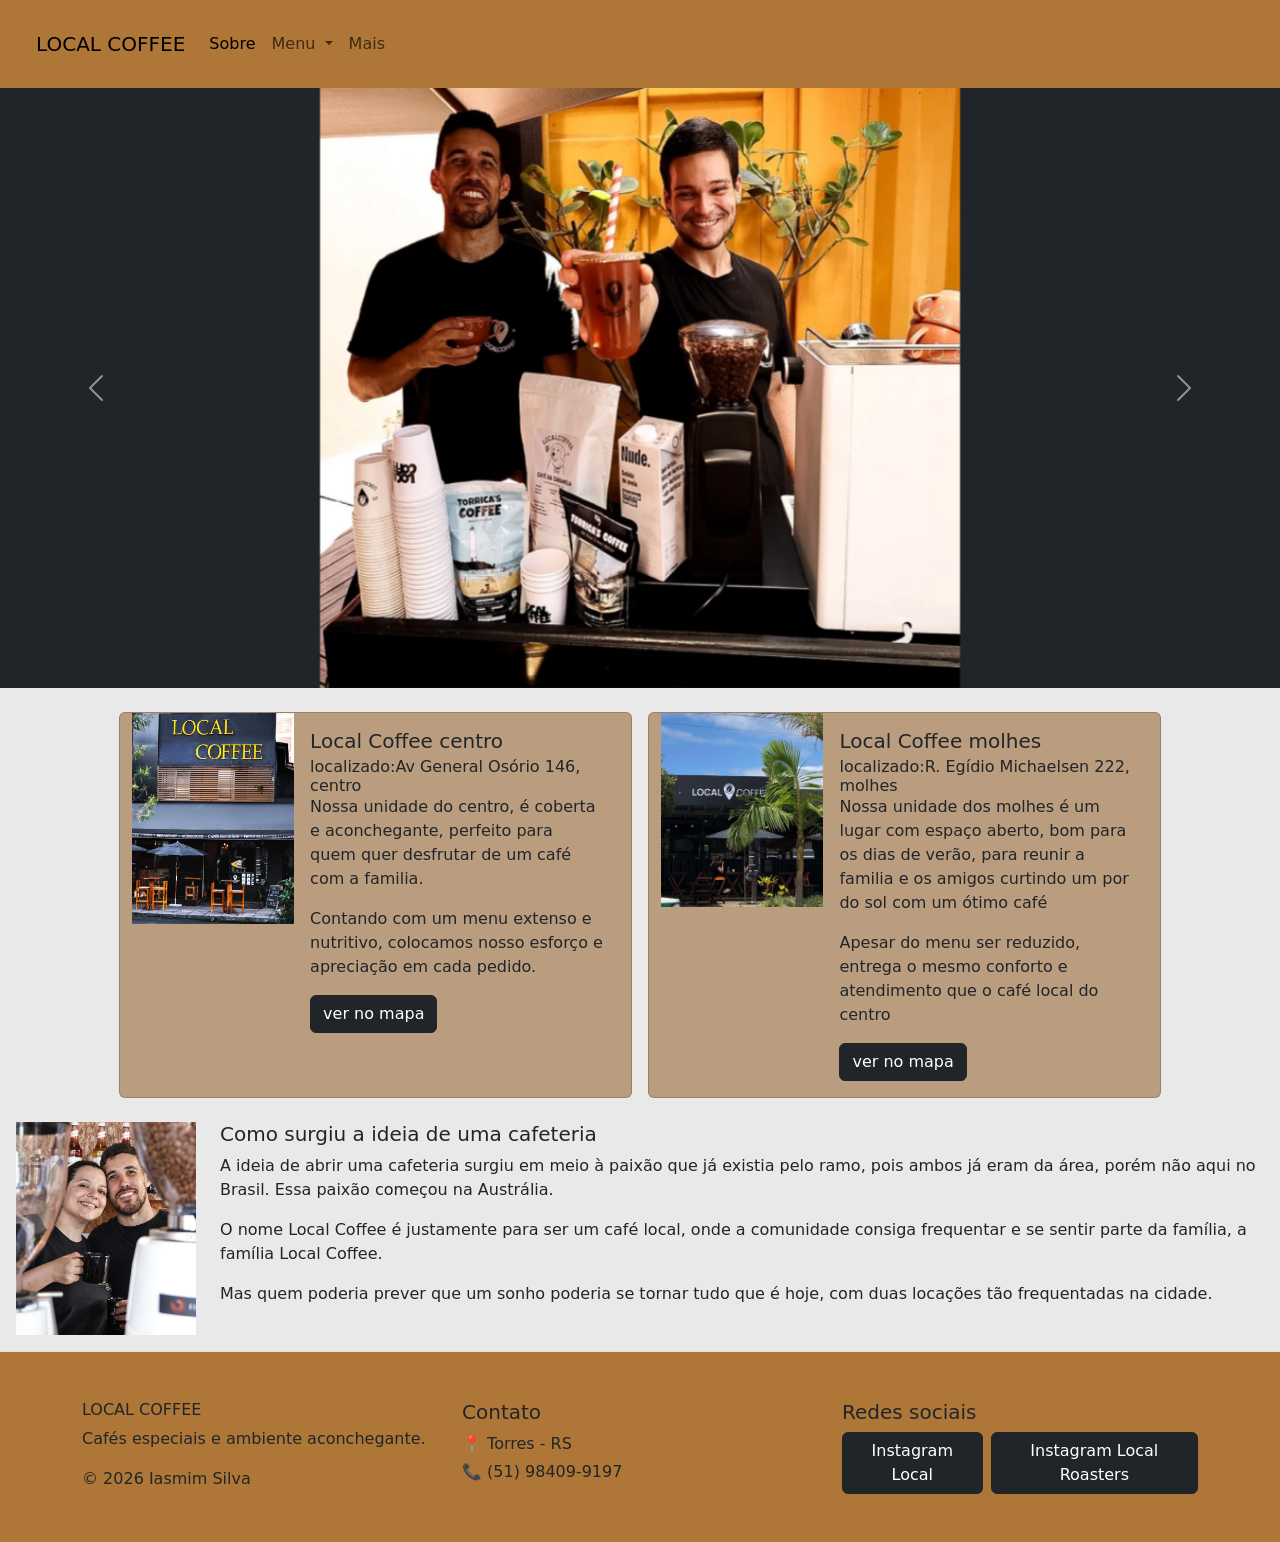
<file: index.html>
<!DOCTYPE html>
<html lang="pt-br">
<head>
    <meta charset="UTF-8">
    <meta name="viewport" content="width=device-width, initial-scale=1.0">
    <link href="https://cdn.jsdelivr.net/npm/bootstrap@5.3.8/dist/css/bootstrap.min.css" rel="stylesheet" integrity="sha384-sRIl4kxILFvY47J16cr9ZwB07vP4J8+LH7qKQnuqkuIAvNWLzeN8tE5YBujZqJLB" crossorigin="anonymous">
    <title>projeto-ap2</title>
    
    <link rel="stylesheet" href="style.css">
</head>
<body class="cordefundolightgray">
    <header>
       <nav class="navbar navbar-expand-sm p-4 cordefundocaramela">
            <div class="container-fluid">
                <a class="navbar-brand" href="">LOCAL COFFEE </a>
                <button class="navbar-toggler" type="button" data-bs-toggle="collapse" data-bs-target="#navbarNav"
                 aria-controls="navbarNav" aria-expanded="false" aria-label="Toggle navigation">
                    <span class="navbar-toggler-icon"></span>
                 </button>
                <div class="collapse navbar-collapse" id="navbarNav">
                    <ul class="navbar-nav">
                        <li class="nav-item">
                            <a class="nav-link active" aria-current="page" href="index.html">Sobre</a>
                        </li>
                        <li class="nav-item dropdown">
                            <a class="nav-link dropdown-toggle" href="menu.html" role="button" data-bs-toggle="dropdown"
                                aria-expanded="false">
                                Menu
                            </a>
                            <ul class="dropdown-menu cordefundocaramelaclaro">
                                <li><a class="dropdown-item" href="quentes.html">Cafés quentes</a></li>
                                <li><a class="dropdown-item" href="gelados.html">Cafés gelados</a></li>
            
                                <li><a class="dropdown-item" href="breakfast.html">breakfeast</a></li>
                            
                            </ul>
                        </li>
                        <li class="nav-item">
                            <a class="nav-link" href="./mais.html">Mais</a>
                        </ul>
                </div>
            </div>
        </nav>
    </header>
    <main>
        <div id="carouselExampleInterval" class="bg-dark carousel slide" data-bs-ride="carousel">
            <div class="carousel-inner ">
                <div class="carousel-item active" data-bs-interval="5000">
                    <img height="600" src="./img1_carrosel_home.png"
                        class="d-block w-50 mx-auto"  alt="...">
                </div>
                <div class="carousel-item" data-bs-interval="5000">
                    <img height="600" src="./img2_carrosel_home.png"
                        class="d-block  w-50 mx-auto" alt="...">
                </div>
                <div class="carousel-item" data-bs-interval="5000">
                    <img height="600" src="./img3_carrosel_home.png"
                        class=" d-block w-50 mx-auto " alt="...">
                </div>
            </div>
            <button class="carousel-control-prev" type="button" data-bs-target="#carouselExampleInterval"
                data-bs-slide="prev">
                <span class="carousel-control-prev-icon" aria-hidden="true"></span>
                <span class="visually-hidden">Previous</span>
            </button>
            <button class="carousel-control-next" type="button" data-bs-target="#carouselExampleInterval"
                data-bs-slide="next">
                <span class="carousel-control-next-icon" aria-hidden="true"></span>
                <span class="visually-hidden">Next</span>
            </button>
        </div>
        
        </section>
        <section>
            <div class="row m-4 gap-3 justify-content-center">
                <div class="card col-12 col-sm-12 col-lg-5  cordefundocaramelaclaro">
                    <div class="row g-0">
                        <div class="col-4">
                            <img src="./local_centro.png" alt="" class="img-fluid.rounded-start w-100 ">
                        </div>
                        <div class="col-8 ">
                            <div class="card-body ">
                                <h5 class="card-title"> Local Coffee centro</h5>
                                <h6 class="card-subtitle"> localizado:Av General Osório 146, centro</h6>
                            
                                <p class="card-text">Nossa unidade do centro, é coberta e aconchegante, perfeito para quem quer desfrutar de um café com a familia.</p>
                                <p>Contando com um menu extenso e nutritivo, colocamos nosso esforço e apreciação em cada pedido.</p>
                                <a href="https://www.google.com.br/maps/place/Local+Coffee/@-29.3368362,-49.7324115,17z/data=!3m1!4b1!4m6!3m5!1s0x952269b8af2fcbe9:0x6d1c0587bebf95e2!8m2!3d-29.3368362!4d-49.7298366!16s%2Fg%2F11qyqb3fg_?entry=ttu&g_ep=EgoyMDI2MDUyMC4wIKXMDSoASAFQAw%3D%3D" class="btn btn-dark">ver no mapa</a>
                            </div>
                        </div>
                    </div>
                </div>
                 <div class="card col-12 col-sm-12 col-lg-5 cordefundocaramelaclaro  ">
                    <div class="row g-0">
                        <div class="col-4">
                            <img src="./local_molhes.png" alt="" class="img-fluid.rounded-start w-100 ">
                        </div>
                        <div class="col-8">
                            <div class="card-body">
                                <h5 class="card-title"> Local Coffee molhes</h5>
                                <h6 class="card-subtitle"> localizado:R. Egídio Michaelsen 222, molhes</h6>
                        
                                <p class="card-text">Nossa unidade dos molhes é um lugar com espaço aberto, bom para os dias de verão, para reunir a familia e os amigos curtindo um por do sol com um ótimo café</p>
                                <p>Apesar do menu ser reduzido, entrega o mesmo conforto e atendimento que o café local do centro </p>
                                 <a href="https://www.google.com.br/maps/place/Local+Coffee+Molhes/@-29.3274113,-49.7213737,17z/data=!3m1!4b1!4m6!3m5!1s0x9522690058633ed5:0x848dbbb2406d1040!8m2!3d-29.3274113!4d-49.7187988!16s%2Fg%2F11wq6sgvcf?entry=ttu&g_ep=EgoyMDI2MDUyMC4wIKXMDSoASAFQAw%3D%3D" class="btn btn-dark">ver no mapa</a>
                          
                            </div>
                        </div>
                    </div>
                </div>
            </div>  
        </section>
        <section>
            <div class="d-flex align-items-start flex-column flex-md-row">

                <img 
                    class="img-fluid me-md-4 mb-3 ms-3 mb-md-0"
                            src="./hist_jess_lucas.png" 
                         alt=""
                         style="width: 180px;">
                <div>
                    <h5>Como surgiu a ideia de uma cafeteria</h5>

                    <p>
                        A ideia de abrir uma cafeteria surgiu em meio à paixão que já existia pelo ramo,
                        pois ambos já eram da área, porém não aqui no Brasil. Essa paixão começou na Austrália.
                    </p>

                    <p>
                        O nome Local Coffee é justamente para ser um café local, onde a comunidade consiga
                        frequentar e se sentir parte da família, a família Local Coffee.
                    </p>

                    <p>
                        Mas quem poderia prever que um sonho poderia se tornar tudo que é hoje,
                        com duas locações tão frequentadas na cidade.
                    </p>
                </div>

            </div>
        </div>

    </div>
        </section>
       

          
    </main>
     <footer class="cordefundocaramela border-top mt-3 py-5">
        <div class="container">

            <div class="row">

                <div class="col-md-4">
                    <h6>LOCAL COFFEE</h6>

                    <p>
                        Cafés especiais e ambiente aconchegante.
                    </p>
                    <p class="mb-0 text-dark">
                        © 2026 Iasmim Silva
                    </p>
                </div>

                <div class="col-md-4">
                    <h5>Contato</h5>

                    <p class="mb-1">📍 Torres - RS</p>
                    <p class="mb-1">📞 (51) 98409-9197</p>
                </div>

                <div class="col-md-4">
                    <h5>Redes sociais</h5>

                    <div class="d-flex gap-2">

                        <a href="https://www.instagram.com/localcoffeetorres/" class="btn btn-dark">
                            Instagram Local
                        </a>


                        <a href="https://www.instagram.com/localroasterstorres/" class="btn btn-dark">
                            Instagram Local Roasters
                        </a>



                    </div>
                </div>

            </div>

        </div>
    </footer>

 <script src="https://cdn.jsdelivr.net/npm/bootstrap@5.3.8/dist/js/bootstrap.bundle.min.js"></script>
</body>
</html>
</file>
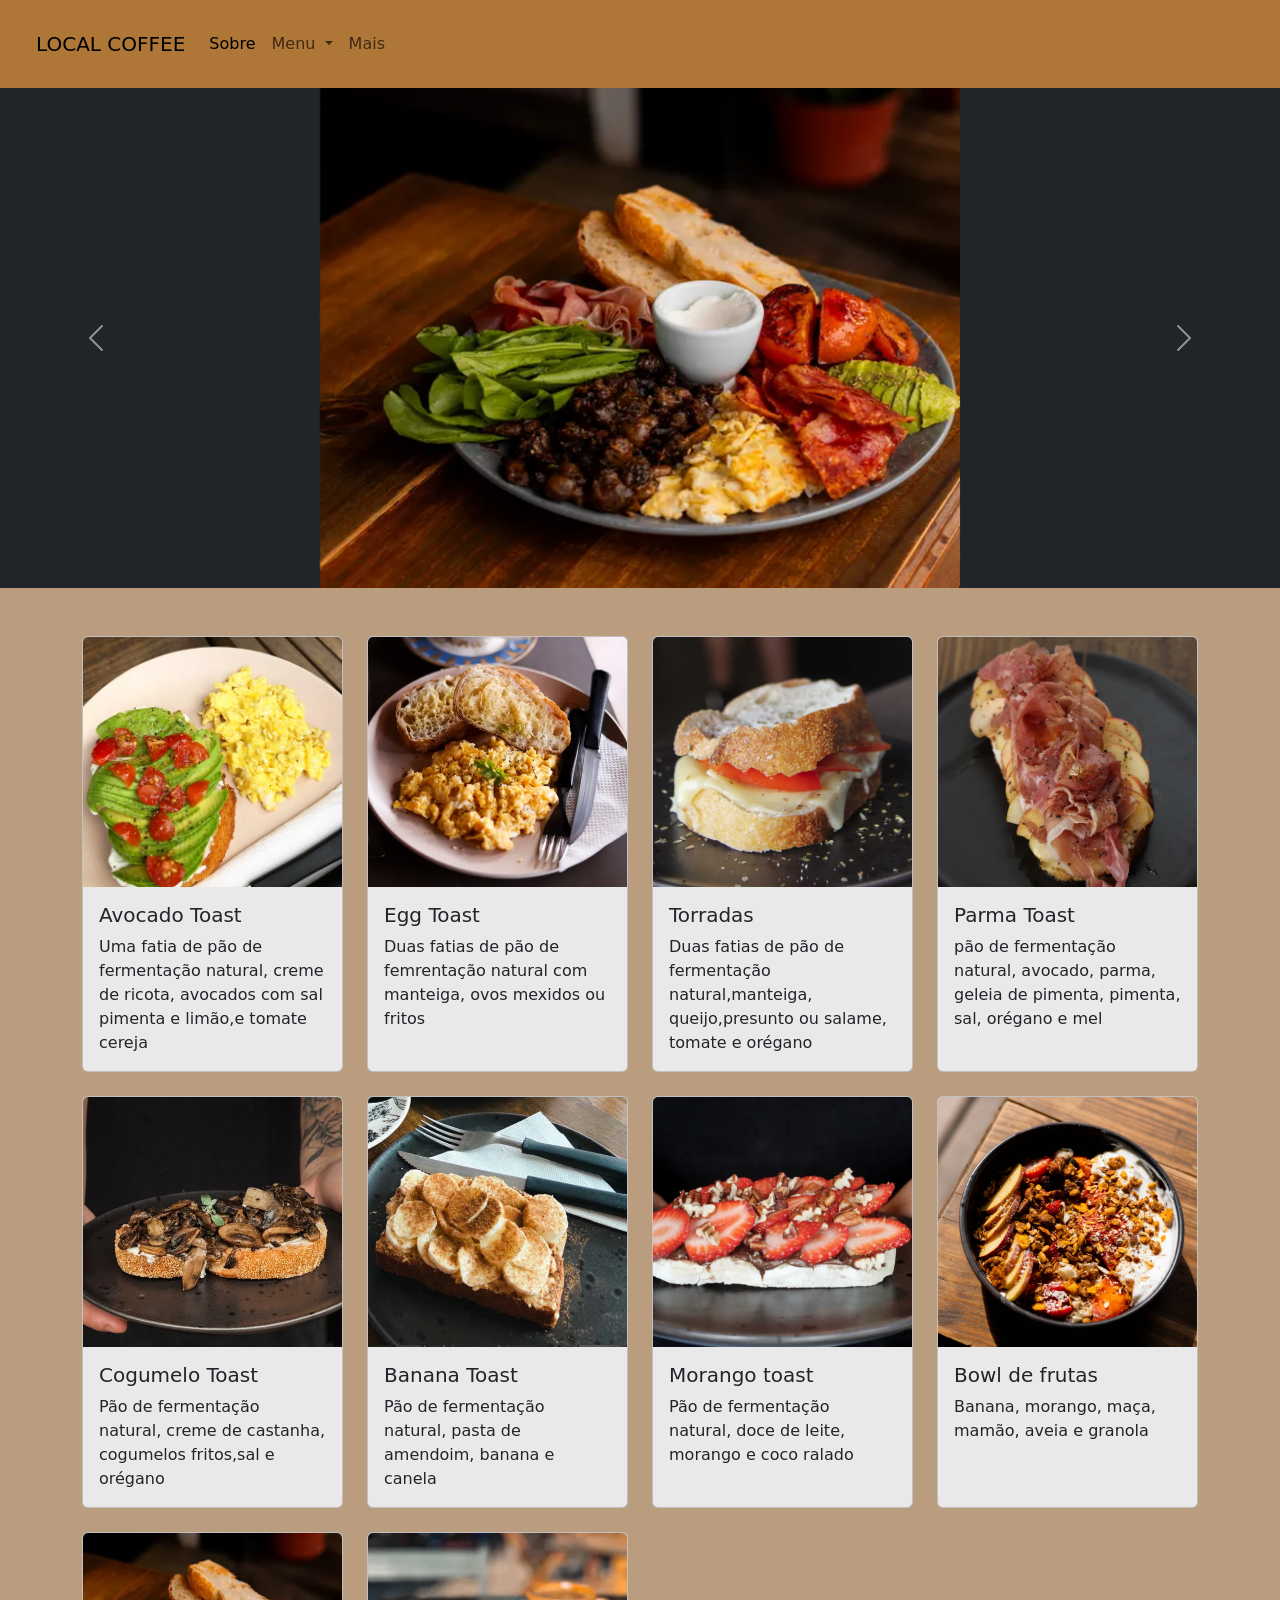
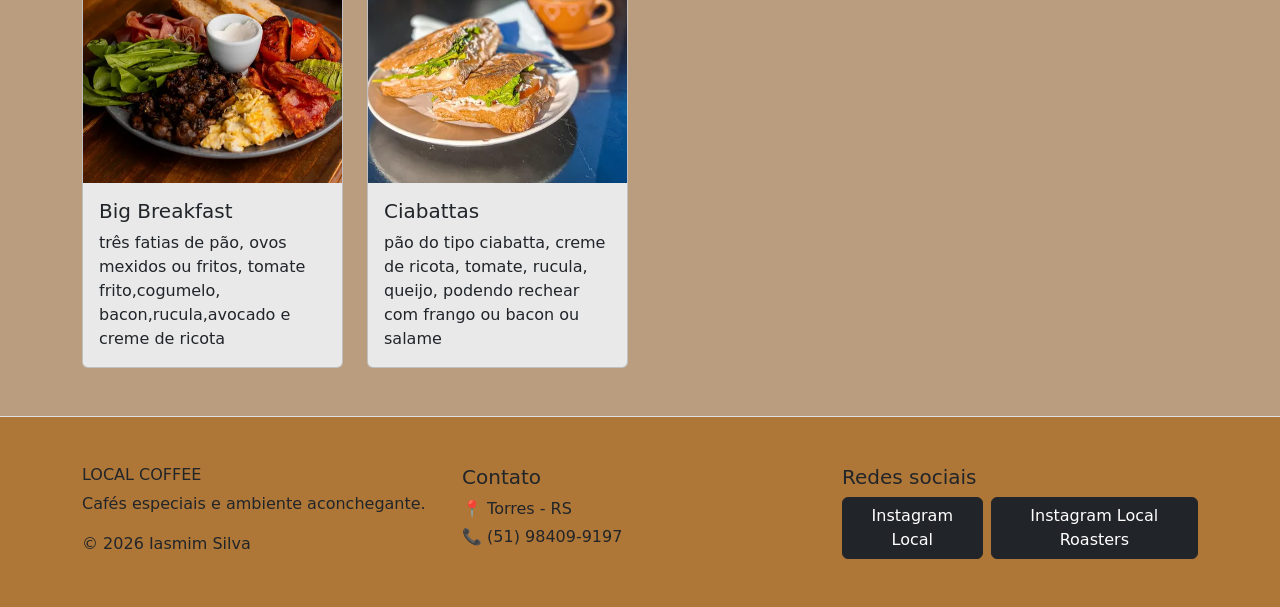
<file: breakfast.html>
<!DOCTYPE html>
<html lang="pt-br">
<head>
    <meta charset="UTF-8">
    <meta name="viewport" content="width=device-width, initial-scale=1.0">
    <link href="https://cdn.jsdelivr.net/npm/bootstrap@5.3.8/dist/css/bootstrap.min.css" rel="stylesheet" integrity="sha384-sRIl4kxILFvY47J16cr9ZwB07vP4J8+LH7qKQnuqkuIAvNWLzeN8tE5YBujZqJLB" crossorigin="anonymous">
    <title>pratos de breakfast</title>
    <link rel="stylesheet" href="style.css">
</head>
<body class="cordefundocaramelaclaro">
     <header>
       <nav class="navbar navbar-expand-sm p-4 cordefundocaramela">
            <div class="container-fluid">
                <a class="navbar-brand" href="">LOCAL COFFEE </a>
                <button class="navbar-toggler" type="button" data-bs-toggle="collapse" data-bs-target="#navbarNav"
                 aria-controls="navbarNav" aria-expanded="false" aria-label="Toggle navigation">
                    <span class="navbar-toggler-icon"></span>
                 </button>
                <div class="collapse navbar-collapse" id="navbarNav">
                    <ul class="navbar-nav">
                        <li class="nav-item">
                            <a class="nav-link active" aria-current="page" href="index.html">Sobre</a>
                        </li>
                        <li class="nav-item dropdown">
                            <a class="nav-link dropdown-toggle" href="menu.html" role="button" data-bs-toggle="dropdown"
                                aria-expanded="false">
                                Menu
                            </a>
                            <ul class="dropdown-menu cordefundocaramelaclaro">
                                <li><a class="dropdown-item" href="quentes.html">Cafés quentes</a></li>
                                <li><a class="dropdown-item" href="gelados.html">Cafés gelados</a></li>
            
                                <li><a class="dropdown-item" href="breakfast.html">breakfeast</a></li>
                            
                            </ul>
                        </li>
                        <li class="nav-item">
                            <a class="nav-link" href="mais.html">Mais</a>
                        </ul>
                </div>
            </div>
        </nav>
    </header>
        
    <main>
         <div id="carouselExampleInterval" class="bg-dark carousel slide" data-bs-ride="carousel">
            <div class="carousel-inner ">
                <div class="carousel-item active" data-bs-interval="5000">
                    <img height="500" src="./img1_carro4.png"
                        class="d-block w-50 mx-auto"  alt="...">
                </div>
                <div class="carousel-item" data-bs-interval="5000">
                    <img height="500" src="./img2_crro4.png"
                        class="d-block  w-50 mx-auto" alt="...">
                </div>
                <div class="carousel-item" data-bs-interval="5000">
                    <img height="500" src="./img3-4.png"
                        class=" d-block w-50 mx-auto " alt="...">
                </div>
            </div>
            <button class="carousel-control-prev" type="button" data-bs-target="#carouselExampleInterval"
                data-bs-slide="prev">
                <span class="carousel-control-prev-icon" aria-hidden="true"></span>
                <span class="visually-hidden">Previous</span>
            </button>
            <button class="carousel-control-next" type="button" data-bs-target="#carouselExampleInterval"
                data-bs-slide="next">
                <span class="carousel-control-next-icon" aria-hidden="true"></span>
                <span class="visually-hidden">Next</span>
            </button>
        </div>

         <section class="container my-5">
            <div class="row g-4">

                <div class="col-md-6 col-lg-3">
                    <div class="card h-100 cordefundolightgray">
                        <img src="./avocado.png" class="card-img-top card-img-top-ajuste " alt="">

                        <div class="card-body">
                            <h5 class="card-title">Avocado Toast</h5>
                            <p class="card-text">Uma fatia de pão de fermentação natural, creme de ricota, avocados com sal pimenta e limão,e tomate cereja </p>
                        </div>
                    </div>
                </div>

                <div class="col-md-6 col-lg-3">
                    <div class="card h-100 cordefundolightgray">
                        <img src="./egg.png" class="card-img-top card-img-top-ajuste " alt="">

                        <div class="card-body">
                            <h5 class="card-title">Egg Toast</h5>
                            <p class="card-text">Duas fatias de pão de femrentação natural com manteiga, ovos mexidos ou fritos</p>
                        </div>
                    </div>
                </div>

                <div class="col-md-6 col-lg-3">
                    <div class="card h-100 cordefundolightgray">
                        <img src="./torrada.png" class="card-img-top card-img-top-ajuste " alt="">

                        <div class="card-body">
                            <h5 class="card-title">Torradas</h5>
                            <p class="card-text">Duas fatias de pão de fermentação natural,manteiga, queijo,presunto ou salame, tomate e orégano</p>
                        </div>
                    </div>
                </div>

                <div class="col-md-6 col-lg-3">
                    <div class="card h-100 cordefundolightgray">
                        <img src="./parma.jpeg" class="card-img-top card-img-top-ajuste " alt="">

                        <div class="card-body">
                            <h5 class="card-title">Parma Toast</h5>
                            <p class="card-text">pão de fermentação natural, avocado, parma, geleia de pimenta, pimenta, sal, orégano e mel</p>
                        </div>
                    </div>
                </div>

                <div class="col-md-6 col-lg-3">
                    <div class="card h-100 cordefundolightgray">
                        <img src="./cogumelo.png" class="card-img-top card-img-top-ajuste " alt="">

                        <div class="card-body">
                            <h5 class="card-title">Cogumelo Toast</h5>
                            <p class="card-text">Pão de fermentação natural, creme de castanha, cogumelos fritos,sal e orégano</p>
                        </div>
                    </div>
                </div>

                <div class="col-md-6 col-lg-3">
                    <div class="card h-100 cordefundolightgray">
                        <img src="./bananatoast.png" class="card-img-top card-img-top-ajuste " alt="">

                        <div class="card-body">
                            <h5 class="card-title">Banana Toast</h5>
                            <p class="card-text">Pão de fermentação natural, pasta de amendoim, banana e canela</p>
                        </div>
                    </div>
                </div>

                <div class="col-md-6 col-lg-3">
                    <div class="card h-100 cordefundolightgray">
                        <img src="./morango.png" class="card-img-top card-img-top-ajuste " alt="">

                        <div class="card-body">
                            <h5 class="card-title">Morango toast</h5>
                            <p class="card-text">Pão de fermentação natural, doce de leite, morango e coco ralado  </p>
                        </div>
                    </div>
                </div>

                <div class="col-md-6 col-lg-3">
                    <div class="card h-100 cordefundolightgray">
                        <img src="./bowl.png" class="card-img-top card-img-top-ajuste " alt="">

                        <div class="card-body">
                            <h5 class="card-title">Bowl de frutas</h5>
                            <p class="card-text">Banana, morango, maça, mamão, aveia e granola</p>
                        </div>
                    </div>
                </div>

                <div class="col-md-6 col-lg-3">
                    <div class="card h-100 cordefundolightgray"> 
                        <img src="./bigb.png" class="card-img-top card-img-top-ajuste " alt="">

                        <div class="card-body">
                            <h5 class="card-title">Big Breakfast</h5>
                            <p class="card-text">três fatias de pão, ovos mexidos ou fritos, tomate frito,cogumelo, bacon,rucula,avocado e creme de ricota</p>
                        </div>
                    </div>
                </div>

                <div class="col-md-6 col-lg-3">
                    <div class="card h-100 cordefundolightgray">
                        <img src="./ciabatta.png" class="card-img-top card-img-top-ajuste " alt="">

                        <div class="card-body">
                            <h5 class="card-title">Ciabattas</h5>
                            <p class="card-text">pão do tipo ciabatta, creme de ricota, tomate, rucula, queijo, podendo rechear com frango ou bacon ou salame </p>
                        </div>
                    </div>
                </div>


            </div>
        </section>

    </main>
 <footer class="cordefundocaramela border-top mt-3 py-5">
        <div class="container">

            <div class="row">

                <div class="col-md-4">
                    <h6>LOCAL COFFEE</h6>

                    <p>
                        Cafés especiais e ambiente aconchegante.
                    </p>
                    <p class="mb-0 text-dark">
                        © 2026 Iasmim Silva
                    </p>
                </div>

                <div class="col-md-4">
                    <h5>Contato</h5>

                    <p class="mb-1">📍 Torres - RS</p>
                    <p class="mb-1">📞 (51) 98409-9197</p>
                </div>

                <div class="col-md-4">
                    <h5>Redes sociais</h5>

                    <div class="d-flex gap-2">

                        <a href="https://www.instagram.com/localcoffeetorres/" class="btn btn-dark">
                            Instagram Local
                        </a>


                        <a href="https://www.instagram.com/localroasterstorres/" class="btn btn-dark">
                            Instagram Local Roasters
                        </a>



                    </div>
                </div>

            </div>

        </div>
    </footer>

     <script src="https://cdn.jsdelivr.net/npm/bootstrap@5.3.8/dist/js/bootstrap.bundle.min.js"></script>

</body>
</html>
</file>
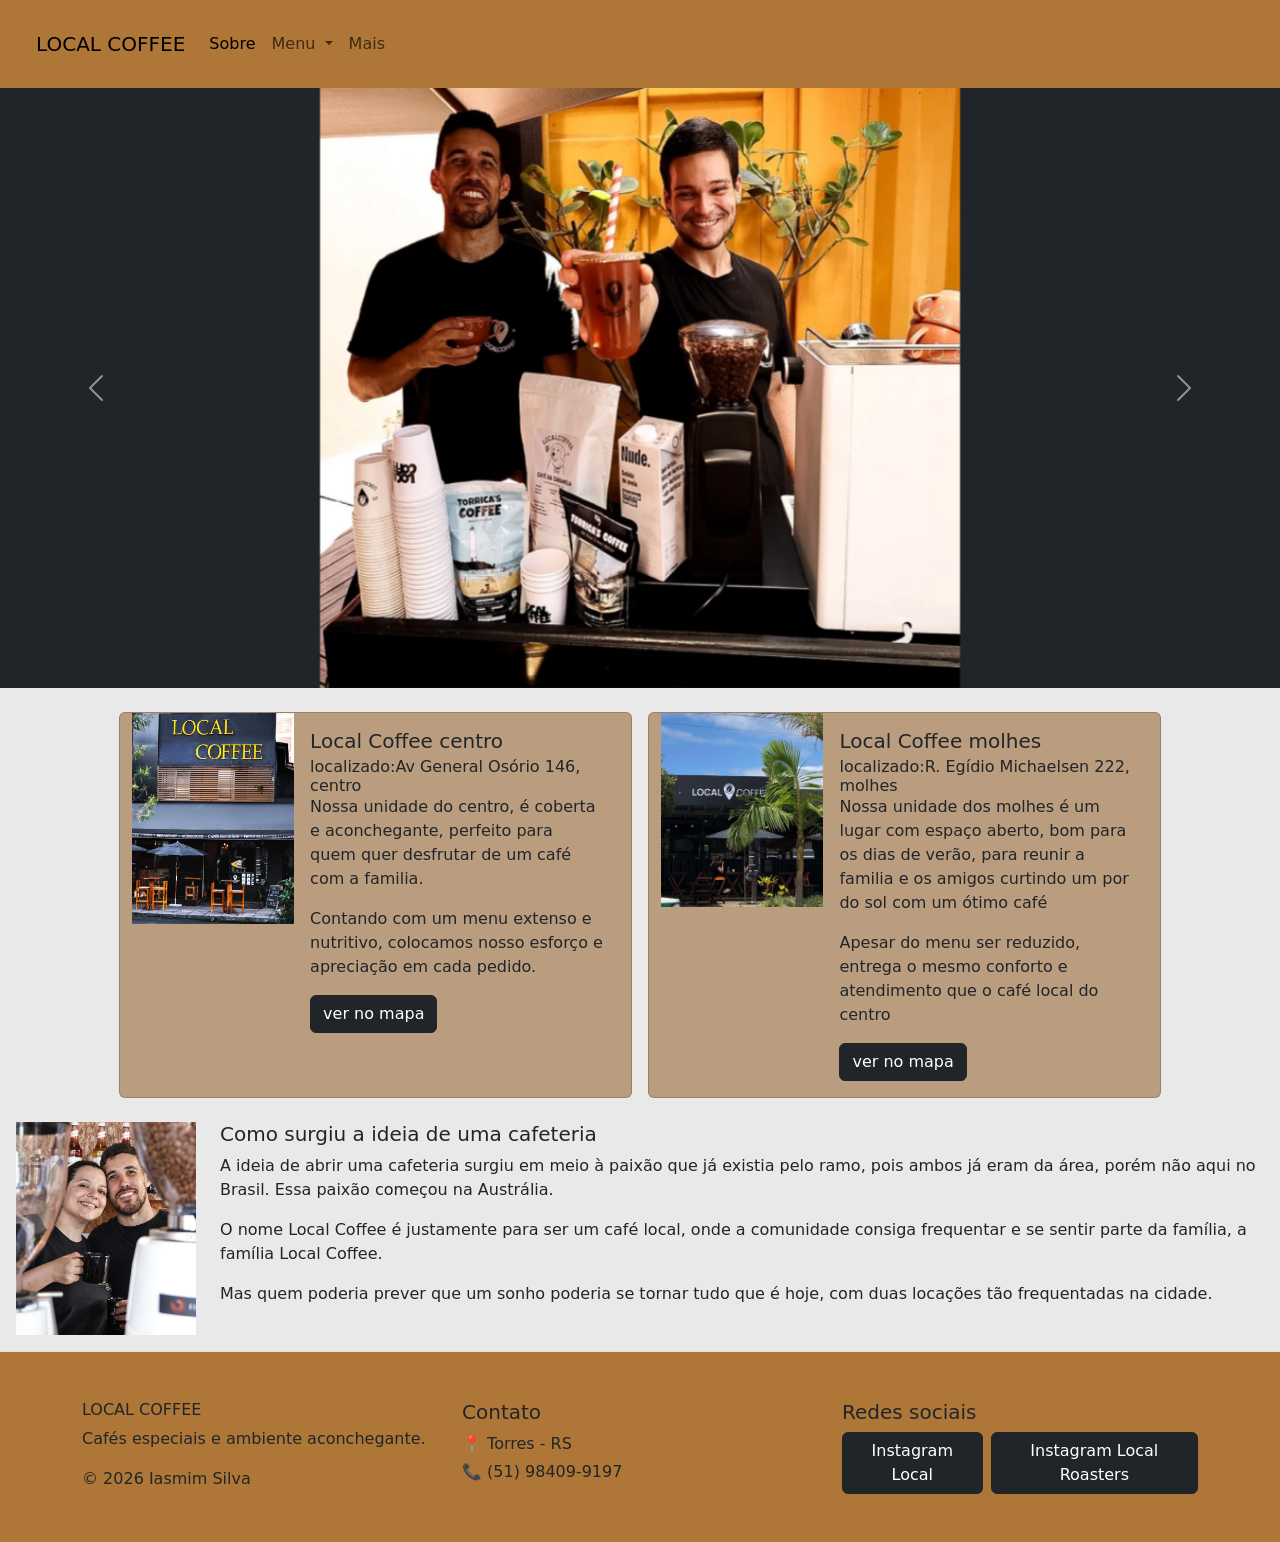
<file: home.html>
<!DOCTYPE html>
<html lang="pt-br">
<head>
    <meta charset="UTF-8">
    <meta name="viewport" content="width=device-width, initial-scale=1.0">
    <link href="https://cdn.jsdelivr.net/npm/bootstrap@5.3.8/dist/css/bootstrap.min.css" rel="stylesheet" integrity="sha384-sRIl4kxILFvY47J16cr9ZwB07vP4J8+LH7qKQnuqkuIAvNWLzeN8tE5YBujZqJLB" crossorigin="anonymous">
    <title>projeto-ap2</title>
    
    <link rel="stylesheet" href="style.css">
</head>
<body class="cordefundolightgray">
    <header>
       <nav class="navbar navbar-expand-sm p-4 cordefundocaramela">
            <div class="container-fluid">
                <a class="navbar-brand" href="">LOCAL COFFEE </a>
                <button class="navbar-toggler" type="button" data-bs-toggle="collapse" data-bs-target="#navbarNav"
                 aria-controls="navbarNav" aria-expanded="false" aria-label="Toggle navigation">
                    <span class="navbar-toggler-icon"></span>
                 </button>
                <div class="collapse navbar-collapse" id="navbarNav">
                    <ul class="navbar-nav">
                        <li class="nav-item">
                            <a class="nav-link active" aria-current="page" href="home.html">Sobre</a>
                        </li>
                        <li class="nav-item dropdown">
                            <a class="nav-link dropdown-toggle" href="menu.html" role="button" data-bs-toggle="dropdown"
                                aria-expanded="false">
                                Menu
                            </a>
                            <ul class="dropdown-menu cordefundocaramelaclaro">
                                <li><a class="dropdown-item" href="quentes.html">Cafés quentes</a></li>
                                <li><a class="dropdown-item" href="gelados.html">Cafés gelados</a></li>
            
                                <li><a class="dropdown-item" href="breakfast.html">breakfeast</a></li>
                            
                            </ul>
                        </li>
                        <li class="nav-item">
                            <a class="nav-link" href="./mais.html">Mais</a>
                        </ul>
                </div>
            </div>
        </nav>
    </header>
    <main>
        <div id="carouselExampleInterval" class="bg-dark carousel slide" data-bs-ride="carousel">
            <div class="carousel-inner ">
                <div class="carousel-item active" data-bs-interval="5000">
                    <img height="600" src="./img1_carrosel_home.png"
                        class="d-block w-50 mx-auto"  alt="...">
                </div>
                <div class="carousel-item" data-bs-interval="5000">
                    <img height="600" src="./img2_carrosel_home.png"
                        class="d-block  w-50 mx-auto" alt="...">
                </div>
                <div class="carousel-item" data-bs-interval="5000">
                    <img height="600" src="./img3_carrosel_home.png"
                        class=" d-block w-50 mx-auto " alt="...">
                </div>
            </div>
            <button class="carousel-control-prev" type="button" data-bs-target="#carouselExampleInterval"
                data-bs-slide="prev">
                <span class="carousel-control-prev-icon" aria-hidden="true"></span>
                <span class="visually-hidden">Previous</span>
            </button>
            <button class="carousel-control-next" type="button" data-bs-target="#carouselExampleInterval"
                data-bs-slide="next">
                <span class="carousel-control-next-icon" aria-hidden="true"></span>
                <span class="visually-hidden">Next</span>
            </button>
        </div>
        
        </section>
        <section>
            <div class="row m-4 gap-3 justify-content-center">
                <div class="card col-12 col-sm-12 col-lg-5  cordefundocaramelaclaro">
                    <div class="row g-0">
                        <div class="col-4">
                            <img src="./local_centro.png" alt="" class="img-fluid.rounded-start w-100 ">
                        </div>
                        <div class="col-8 ">
                            <div class="card-body ">
                                <h5 class="card-title"> Local Coffee centro</h5>
                                <h6 class="card-subtitle"> localizado:Av General Osório 146, centro</h6>
                            
                                <p class="card-text">Nossa unidade do centro, é coberta e aconchegante, perfeito para quem quer desfrutar de um café com a familia.</p>
                                <p>Contando com um menu extenso e nutritivo, colocamos nosso esforço e apreciação em cada pedido.</p>
                                <a href="https://www.google.com.br/maps/place/Local+Coffee/@-29.3368362,-49.7324115,17z/data=!3m1!4b1!4m6!3m5!1s0x952269b8af2fcbe9:0x6d1c0587bebf95e2!8m2!3d-29.3368362!4d-49.7298366!16s%2Fg%2F11qyqb3fg_?entry=ttu&g_ep=EgoyMDI2MDUyMC4wIKXMDSoASAFQAw%3D%3D" class="btn btn-dark">ver no mapa</a>
                            </div>
                        </div>
                    </div>
                </div>
                 <div class="card col-12 col-sm-12 col-lg-5 cordefundocaramelaclaro  ">
                    <div class="row g-0">
                        <div class="col-4">
                            <img src="./local_molhes.png" alt="" class="img-fluid.rounded-start w-100 ">
                        </div>
                        <div class="col-8">
                            <div class="card-body">
                                <h5 class="card-title"> Local Coffee molhes</h5>
                                <h6 class="card-subtitle"> localizado:R. Egídio Michaelsen 222, molhes</h6>
                        
                                <p class="card-text">Nossa unidade dos molhes é um lugar com espaço aberto, bom para os dias de verão, para reunir a familia e os amigos curtindo um por do sol com um ótimo café</p>
                                <p>Apesar do menu ser reduzido, entrega o mesmo conforto e atendimento que o café local do centro </p>
                                 <a href="https://www.google.com.br/maps/place/Local+Coffee+Molhes/@-29.3274113,-49.7213737,17z/data=!3m1!4b1!4m6!3m5!1s0x9522690058633ed5:0x848dbbb2406d1040!8m2!3d-29.3274113!4d-49.7187988!16s%2Fg%2F11wq6sgvcf?entry=ttu&g_ep=EgoyMDI2MDUyMC4wIKXMDSoASAFQAw%3D%3D" class="btn btn-dark">ver no mapa</a>
                          
                            </div>
                        </div>
                    </div>
                </div>
            </div>  
        </section>
        <section>
            <div class="d-flex align-items-start flex-column flex-md-row">

                <img 
                    class="img-fluid me-md-4 mb-3 ms-3 mb-md-0"
                            src="./hist_jess_lucas.png" 
                         alt=""
                         style="width: 180px;">
                <div>
                    <h5>Como surgiu a ideia de uma cafeteria</h5>

                    <p>
                        A ideia de abrir uma cafeteria surgiu em meio à paixão que já existia pelo ramo,
                        pois ambos já eram da área, porém não aqui no Brasil. Essa paixão começou na Austrália.
                    </p>

                    <p>
                        O nome Local Coffee é justamente para ser um café local, onde a comunidade consiga
                        frequentar e se sentir parte da família, a família Local Coffee.
                    </p>

                    <p>
                        Mas quem poderia prever que um sonho poderia se tornar tudo que é hoje,
                        com duas locações tão frequentadas na cidade.
                    </p>
                </div>

            </div>
        </div>

    </div>
        </section>
       

          
    </main>
     <footer class="cordefundocaramela border-top mt-3 py-5">
        <div class="container">

            <div class="row">

                <div class="col-md-4">
                    <h6>LOCAL COFFEE</h6>

                    <p>
                        Cafés especiais e ambiente aconchegante.
                    </p>
                    <p class="mb-0 text-dark">
                        © 2026 Iasmim Silva
                    </p>
                </div>

                <div class="col-md-4">
                    <h5>Contato</h5>

                    <p class="mb-1">📍 Torres - RS</p>
                    <p class="mb-1">📞 (51) 98409-9197</p>
                </div>

                <div class="col-md-4">
                    <h5>Redes sociais</h5>

                    <div class="d-flex gap-2">

                        <a href="https://www.instagram.com/localcoffeetorres/" class="btn btn-dark">
                            Instagram Local
                        </a>


                        <a href="https://www.instagram.com/localroasterstorres/" class="btn btn-dark">
                            Instagram Local Roasters
                        </a>



                    </div>
                </div>

            </div>

        </div>
    </footer>

 <script src="https://cdn.jsdelivr.net/npm/bootstrap@5.3.8/dist/js/bootstrap.bundle.min.js"></script>
</body>
</html>
</file>
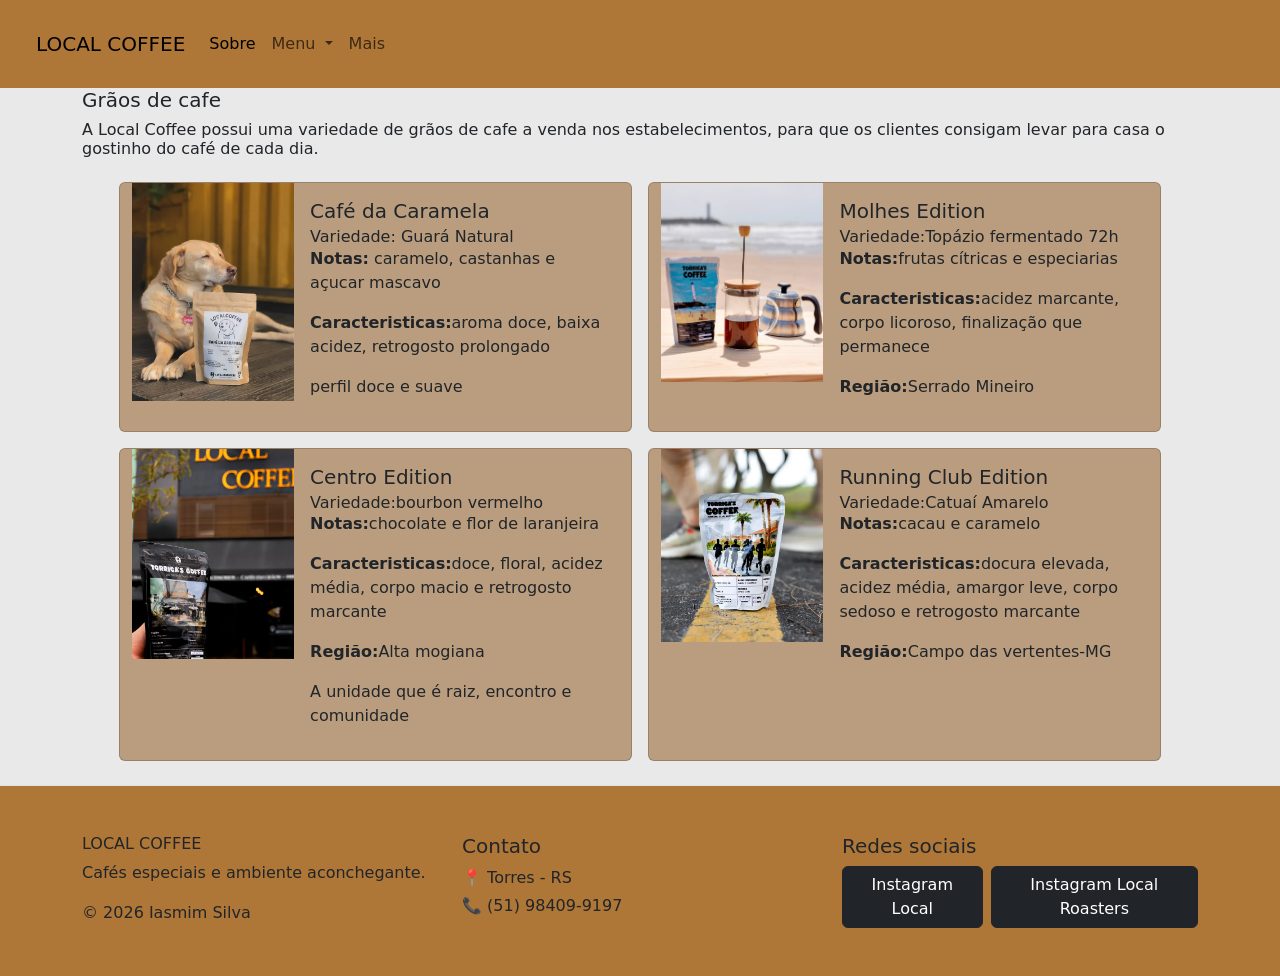
<file: mais.html>
<!DOCTYPE html>
<html lang="pt-br">

<head>
    <meta charset="UTF-8">
    <meta name="viewport" content="width=device-width, initial-scale=1.0">
    <link href="https://cdn.jsdelivr.net/npm/bootstrap@5.3.8/dist/css/bootstrap.min.css" rel="stylesheet"
        integrity="sha384-sRIl4kxILFvY47J16cr9ZwB07vP4J8+LH7qKQnuqkuIAvNWLzeN8tE5YBujZqJLB" crossorigin="anonymous">
    <title>Document</title>
    <link rel="stylesheet" href="style.css">
</head>

<body class="cordefundolightgray">
    <header>
        <nav class="navbar navbar-expand-sm p-4 cordefundocaramela">
            <div class="container-fluid">
                <a class="navbar-brand" href="">LOCAL COFFEE </a>
                <button class="navbar-toggler" type="button" data-bs-toggle="collapse" data-bs-target="#navbarNav"
                    aria-controls="navbarNav" aria-expanded="false" aria-label="Toggle navigation">
                    <span class="navbar-toggler-icon"></span>
                </button>
                <div class="collapse navbar-collapse" id="navbarNav">
                    <ul class="navbar-nav">
                        <li class="nav-item">
                            <a class="nav-link active" aria-current="page" href="index.html">Sobre</a>
                        </li>
                        <li class="nav-item dropdown">
                            <a class="nav-link dropdown-toggle" href="menu.html" role="button" data-bs-toggle="dropdown"
                                aria-expanded="false">
                                Menu
                            </a>
                            <ul class="dropdown-menu cordefundocaramelaclaro">
                                <li><a class="dropdown-item" href="quentes.html">Cafés quentes</a></li>
                                <li><a class="dropdown-item" href="gelados.html">Cafés gelados</a></li>

                                <li><a class="dropdown-item" href="breakfast.html">breakfeast</a></li>

                            </ul>
                        </li>
                        <li class="nav-item">
                            <a class="nav-link" href="mais.html">Mais</a>
                    </ul>
                </div>
            </div>
        </nav>
    </header>
    <main>
        <section>
            <div class="container">
                <div>
                    <h5>Grãos de cafe</h5>
                    <h6>A Local Coffee possui uma variedade de grãos de cafe a venda nos estabelecimentos, para que os
                        clientes consigam levar para casa o gostinho do café de cada dia.</h6>

                </div>
            </div>
        </section>
        <section>

            <div class="row m-4 gap-3 justify-content-center">
                <div class="card col-12 col-sm-12 col-lg-5  cordefundocaramelaclaro">
                    <div class="row g-0">
                        <div class="col-4">
                            <img src="./cafecaramela.png" alt="" class="img-fluid.rounded-start w-100 ">
                        </div>
                        <div class="col-8 ">
                            <div class="card-body ">
                                <h5 class="card-title">Café da Caramela</h5>
                                <h6 class="card-subtitle"> Variedade: Guará Natural</h6>
                                <p class="card-text"><b>Notas:</b> caramelo, castanhas e açucar mascavo</p>
                                <p><b>Caracteristicas:</b>aroma doce, baixa acidez, retrogosto prolongado</p>
                                <p>perfil doce e suave</p>
                            </div>
                        </div>
                    </div>
                </div>
                <div class="card col-12 col-sm-12 col-lg-5 cordefundocaramelaclaro  ">
                    <div class="row g-0">
                        <div class="col-4">
                            <img src="./coffemolhes.png" alt="" class="img-fluid.rounded-start w-100 ">
                        </div>
                        <div class="col-8">
                            <div class="card-body">
                                <h5 class="card-title">Molhes Edition</h5>
                                <h6 class="card-subtitle">Variedade:Topázio fermentado 72h</h6>
                                <p class="card-text"><B>Notas:</B>frutas cítricas e especiarias </p>
                                <p><b>Caracteristicas:</b>acidez marcante, corpo licoroso, finalização que permanece</p>
                                <p><b>Região:</b>Serrado Mineiro </p>
                            </div>
                        </div>

                    </div>
                </div>
                <div class="card col-12 col-sm-12 col-lg-5 cordefundocaramelaclaro  ">
                    <div class="row g-0">
                        <div class="col-4">
                            <img src="./centro_edition.png" alt="" class="img-fluid.rounded-start w-100 ">
                        </div>
                        <div class="col-8">
                            <div class="card-body">
                                <h5 class="card-title">Centro Edition</h5>
                                <h6 class="card-subtitle">Variedade:bourbon vermelho</h6>
                                <p class="card-text"><B>Notas:</B>chocolate e flor de laranjeira </p>
                                <p><b>Caracteristicas:</b>doce, floral, acidez média, corpo macio e retrogosto marcante
                                </p>
                                <p><b>Região:</b>Alta mogiana</p>
                                <p>A unidade que é raiz, encontro e comunidade</p>
                            </div>
                        </div>

                    </div>
                </div>
                <div class="card col-12 col-sm-12 col-lg-5 cordefundocaramelaclaro  ">
                    <div class="row g-0">
                        <div class="col-4">
                            <img src="./runingetd.png" alt="" class="img-fluid.rounded-start w-100 ">
                        </div>
                        <div class="col-8">
                            <div class="card-body">
                                <h5 class="card-title">Running Club Edition</h5>
                                <h6 class="card-subtitle">Variedade:Catuaí Amarelo</h6>
                                <p class="card-text"><B>Notas:</B>cacau e caramelo </p>
                                <p><b>Caracteristicas:</b>docura elevada, acidez média, amargor leve, corpo sedoso e
                                    retrogosto marcante</p>
                                <p><b>Região:</b>Campo das vertentes-MG</p>
                            </div>
                        </div>

                    </div>
                </div>
            </div>


        </section>

    </main>
    <footer class="cordefundocaramela border-top mt-3 py-5">
        <div class="container">

            <div class="row">

                <div class="col-md-4">
                    <h6>LOCAL COFFEE</h6>

                    <p>
                        Cafés especiais e ambiente aconchegante.
                    </p>
                    <p class="mb-0 text-dark">
                        © 2026 Iasmim Silva
                    </p>
                </div>

                <div class="col-md-4">
                    <h5>Contato</h5>

                    <p class="mb-1">📍 Torres - RS</p>
                    <p class="mb-1">📞 (51) 98409-9197</p>
                </div>

                <div class="col-md-4">
                    <h5>Redes sociais</h5>

                    <div class="d-flex gap-2">

                        <a href="https://www.instagram.com/localcoffeetorres/" class="btn btn-dark">
                            Instagram Local
                        </a>


                        <a href="https://www.instagram.com/localroasterstorres/" class="btn btn-dark">
                            Instagram Local Roasters
                        </a>



                    </div>
                </div>

            </div>

        </div>
    </footer>


    <script src="https://cdn.jsdelivr.net/npm/bootstrap@5.3.8/dist/js/bootstrap.bundle.min.js"></script>

</body>

</html>
</file>
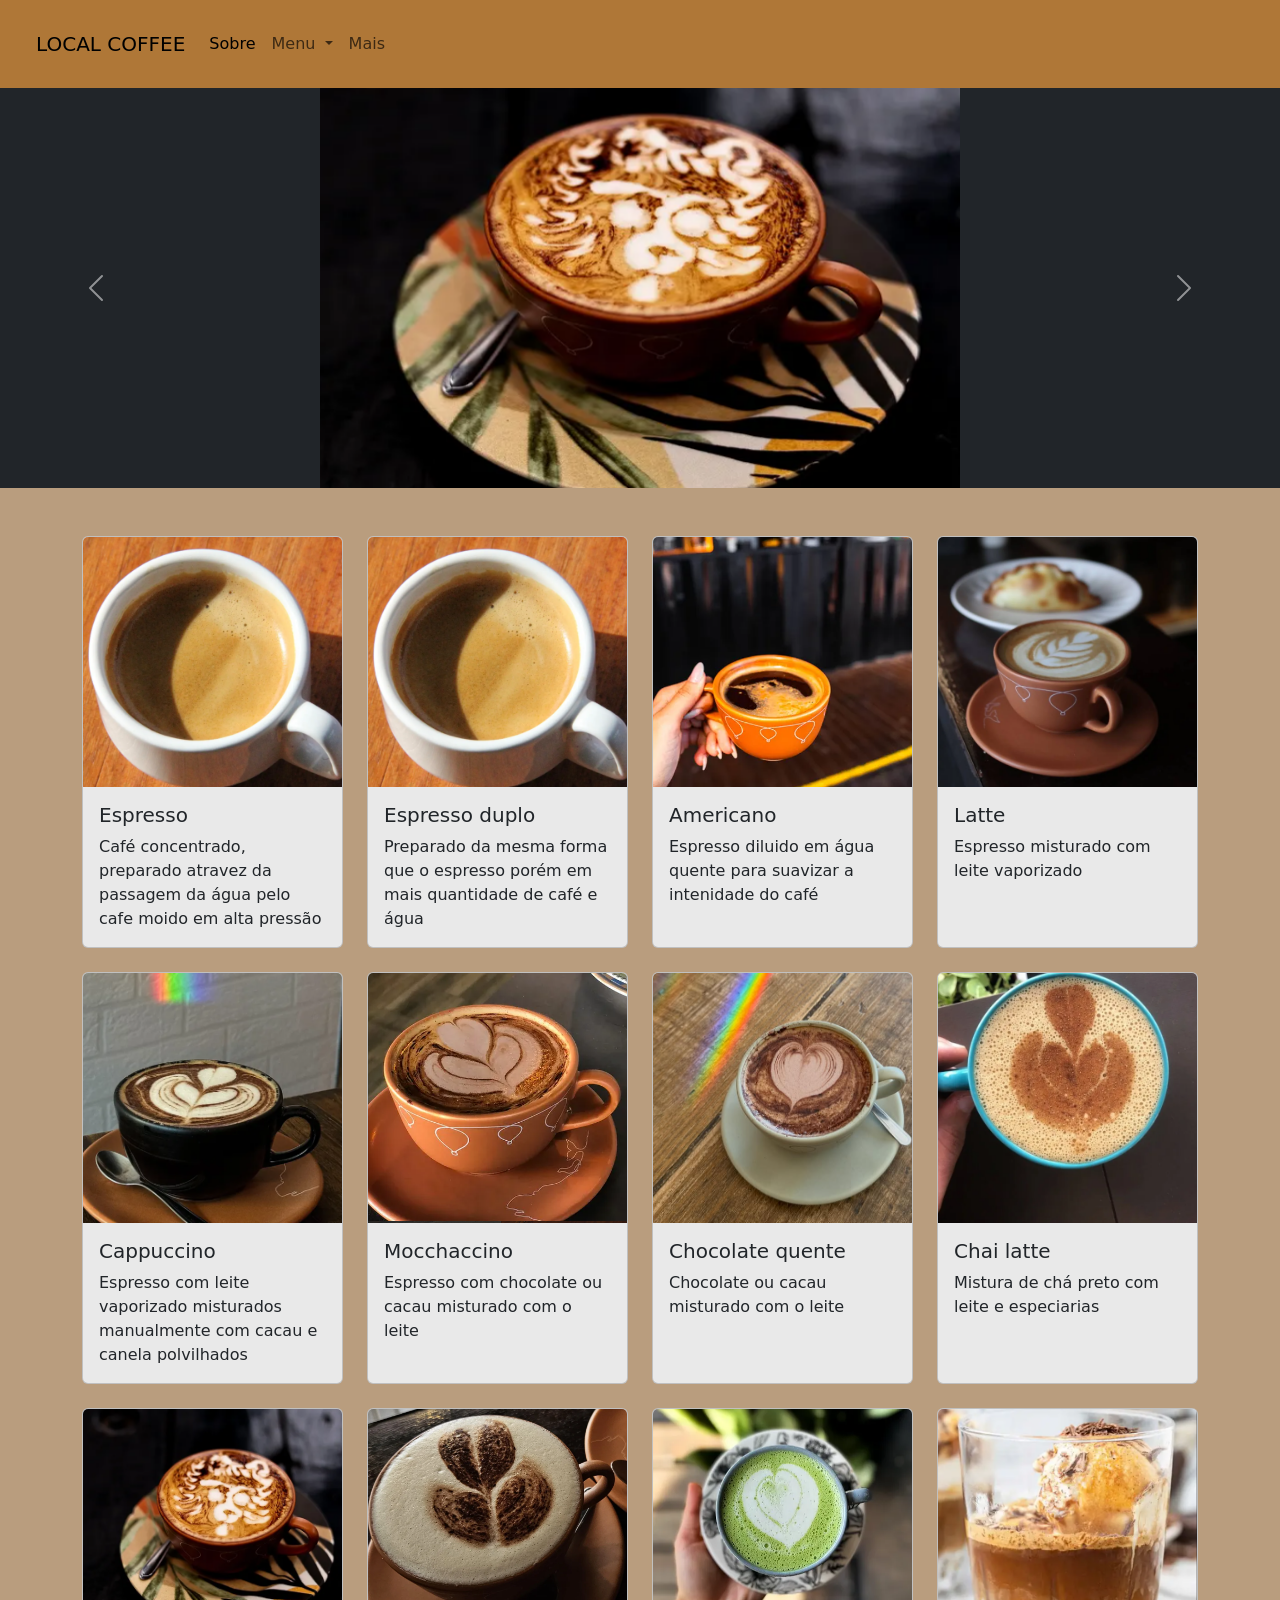
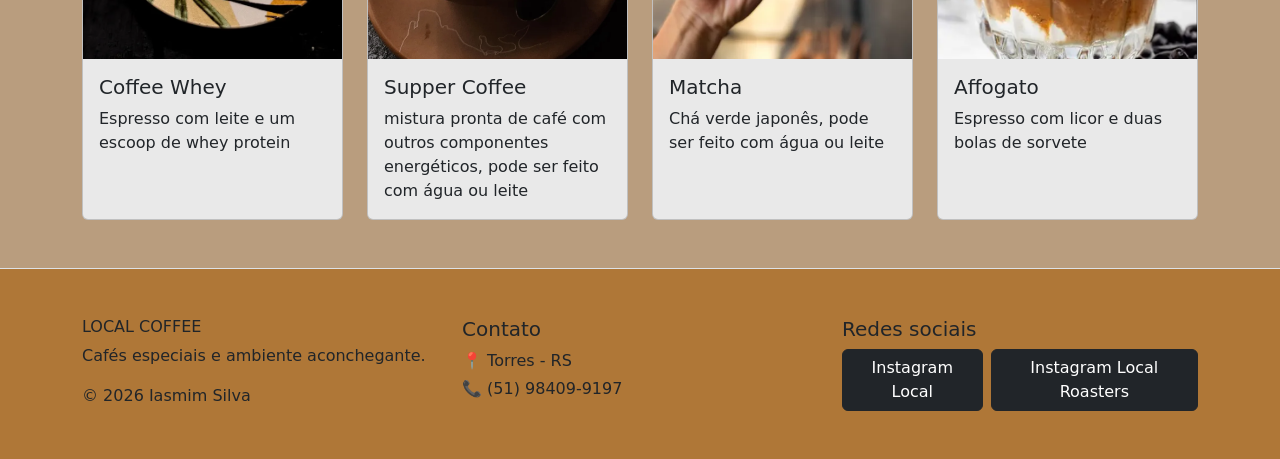
<file: quentes.html>
<!DOCTYPE html>
<html lang="pt-br">

<head>
    <meta charset="UTF-8">
    <meta name="viewport" content="width=device-width, initial-scale=1.0">
    <link href="https://cdn.jsdelivr.net/npm/bootstrap@5.3.8/dist/css/bootstrap.min.css" rel="stylesheet"
        integrity="sha384-sRIl4kxILFvY47J16cr9ZwB07vP4J8+LH7qKQnuqkuIAvNWLzeN8tE5YBujZqJLB" crossorigin="anonymous">
    <title>cafés quentes</title>
    <link rel="stylesheet" href="style.css">
</head>

<body class="cordefundocaramelaclaro">
    <header>
        <nav class="navbar navbar-expand-sm p-4 cordefundocaramela">
            <div class="container-fluid">
                <a class="navbar-brand" href="">LOCAL COFFEE </a>
                <button class="navbar-toggler" type="button" data-bs-toggle="collapse" data-bs-target="#navbarNav"
                    aria-controls="navbarNav" aria-expanded="false" aria-label="Toggle navigation">
                    <span class="navbar-toggler-icon"></span>
                </button>
                <div class="collapse navbar-collapse" id="navbarNav">
                    <ul class="navbar-nav">
                        <li class="nav-item">
                            <a class="nav-link active" aria-current="page" href="index.html">Sobre</a>
                        </li>
                        <li class="nav-item dropdown">
                            <a class="nav-link dropdown-toggle" href="menu.html" role="button" data-bs-toggle="dropdown"
                                aria-expanded="false">
                                Menu
                            </a>
                            <ul class="dropdown-menu cordefundocaramelaclaro">
                                <li><a class="dropdown-item" href="quentes.html">Cafés quentes</a></li>
                                <li><a class="dropdown-item" href="gelados.html">Cafés gelados</a></li>

                                <li><a class="dropdown-item" href="breakfast.html">breakfeast</a></li>

                            </ul>
                        </li>
                        <li class="nav-item">
                            <a class="nav-link" href="mais.html">Mais</a>
                    </ul>
                </div>
            </div>
        </nav>
    </header>

    <main>
        <div id="carouselExampleInterval" class="bg-dark carousel slide" data-bs-ride="carousel">
            <div class="carousel-inner ">
                <div class="carousel-item active" data-bs-interval="5000">
                    <img height="400" src="./img1_carrossel2.png" class="d-block w-50 mx-auto"
                        alt="...">
                </div>
                <div class="carousel-item" data-bs-interval="5000">
                    <img height="400" src="./img2_carrosel2.png" class="d-block  w-50 mx-auto"
                        alt="...">
                </div>
                <div class="carousel-item" data-bs-interval="5000">
                    <img height="400" src="./img3_carrosel2.png" class=" d-block w-50 mx-auto "
                        alt="...">
                </div>
            </div>
            <button class="carousel-control-prev" type="button" data-bs-target="#carouselExampleInterval"
                data-bs-slide="prev">
                <span class="carousel-control-prev-icon" aria-hidden="true"></span>
                <span class="visually-hidden">Previous</span>
            </button>
            <button class="carousel-control-next" type="button" data-bs-target="#carouselExampleInterval"
                data-bs-slide="next">
                <span class="carousel-control-next-icon" aria-hidden="true"></span>
                <span class="visually-hidden">Next</span>
            </button>
        </div>



        <section class="container my-5">
            <div class="row g-4">

                <div class="col-md-6 col-lg-3">
                    <div class="card h-100 cordefundolightgray">
                        <img src="./espresso.png" class="card-img-top-ajuste card-img-top" alt="">

                        <div class="card-body">
                            <h5 class="card-title">Espresso</h5>
                            <p class="card-text">Café concentrado, preparado atravez da passagem da água pelo cafe moido em alta pressão</p>
                        </div>
                    </div>
                </div>

                <div class="col-md-6 col-lg-3">
                    <div class="card h-100 cordefundolightgray">
                        <img src="./espresso.png" class="card-img-top-ajuste card-img-top" alt="">

                        <div class="card-body">
                            <h5 class="card-title">Espresso duplo</h5>
                            <p class="card-text">Preparado da mesma forma que o espresso porém em mais quantidade de café e água</p>
                        </div>
                    </div>
                </div>

                <div class="col-md-6 col-lg-3">
                    <div class="card h-100 cordefundolightgray">
                        <img src="./americano.png" class="card-img-top-ajuste card-img-top " alt="">

                        <div class="card-body">
                            <h5 class="card-title">Americano</h5>
                            <p class="card-text">Espresso diluido em água quente para suavizar a intenidade do café</p>
                        </div>
                    </div>
                </div>

                <div class="col-md-6 col-lg-3">
                    <div class="card h-100 cordefundolightgray">
                        <img src="./latte.png" class="card-img-top-ajuste card-img-top" alt="">

                        <div class="card-body">
                            <h5 class="card-title">Latte</h5>
                            <p class="card-text">Espresso misturado com leite vaporizado</p>
                        </div>
                    </div>
                </div>

                <div class="col-md-6 col-lg-3">
                    <div class="card h-100 cordefundolightgray">
                        <img src="./capuccino.png" class="card-img-top-ajuste card-img-top" alt="">

                        <div class="card-body">
                            <h5 class="card-title">Cappuccino</h5>
                            <p class="card-text">Espresso com leite vaporizado misturados manualmente com cacau e canela polvilhados</p>
                        </div>
                    </div>
                </div>

                <div class="col-md-6 col-lg-3">
                    <div class="card h-100 cordefundolightgray">
                        <img src="./moccha.png" class="card-img-top-ajuste card-img-top" alt="">

                        <div class="card-body">
                            <h5 class="card-title">Mocchaccino</h5>
                            <p class="card-text">Espresso com chocolate ou cacau misturado com o leite</p>
                        </div>
                    </div>
                </div>

                <div class="col-md-6 col-lg-3">
                    <div class="card h-100 cordefundolightgray">
                        <img src="./choco_quente.png" class="card-img-top-ajuste card-img-top" alt="">

                        <div class="card-body">
                            <h5 class="card-title">Chocolate quente</h5>
                            <p class="card-text">Chocolate ou cacau misturado com o leite</p>
                        </div>
                    </div>
                </div>
                

                <div class="col-md-6 col-lg-3">
                    <div class="card h-100 cordefundolightgray">
                        <img src="./chai.png" class="card-img-top-ajuste card-img-top" alt="">

                        <div class="card-body">
                            <h5 class="card-title">Chai latte</h5>
                            <p class="card-text">Mistura de chá preto com leite e especiarias</p>
                        </div>
                    </div>
                </div>

                <div class="col-md-6 col-lg-3">
                    <div class="card h-100 cordefundolightgray">
                        <img src="./cofewhey_quent.png" class="card-img-top-ajuste card-img-top" alt="">

                        <div class="card-body">
                            <h5 class="card-title">Coffee Whey</h5>
                            <p class="card-text">Espresso com leite e um escoop de whey protein</p>
                        </div>
                    </div>
                </div>

                <div class="col-md-6 col-lg-3">
                    <div class="card h-100 cordefundolightgray">
                        <img src="./supercofee.png" class="card-img-top-ajuste card-img-top" alt="">

                        <div class="card-body">
                            <h5 class="card-title">Supper Coffee</h5>
                            <p class="card-text">mistura pronta de café com outros componentes energéticos, pode ser feito com água ou leite</p>
                        </div>
                    </div>
                </div>

                <div class="col-md-6 col-lg-3">
                    <div class="card h-100 cordefundolightgray">
                        <img src="./matcha.png" class="card-img-top-ajuste card-img-top" alt="">

                        <div class="card-body">
                            <h5 class="card-title">Matcha</h5>
                            <p class="card-text">Chá verde japonês, pode ser feito com água ou leite</p>
                        </div>
                    </div>
                </div>

                <div class="col-md-6 col-lg-3">
                    <div class="card h-100 cordefundolightgray">
                        <img src="./afogato.png" class="card-img-top-ajuste card-img-top" alt="">

                        <div class="card-body">
                            <h5 class="card-title">Affogato</h5>
                            <p class="card-text">Espresso com licor e duas bolas de sorvete</p>
                        </div>
                    </div>
                </div>

               
              
            </div>
        </section>

    </main>
     <footer class="cordefundocaramela border-top mt-3 py-5">
        <div class="container">

            <div class="row">

                <div class="col-md-4">
                    <h6>LOCAL COFFEE</h6>

                    <p>
                        Cafés especiais e ambiente aconchegante.
                    </p>
                    <p class="mb-0 text-dark">
                        © 2026 Iasmim Silva
                    </p>
                </div>

                <div class="col-md-4">
                    <h5>Contato</h5>

                    <p class="mb-1">📍 Torres - RS</p>
                    <p class="mb-1">📞 (51) 98409-9197</p>
                </div>

                <div class="col-md-4">
                    <h5>Redes sociais</h5>

                    <div class="d-flex gap-2">

                        <a href="https://www.instagram.com/localcoffeetorres/" class="btn btn-dark">
                            Instagram Local
                        </a>


                        <a href="https://www.instagram.com/localroasterstorres/" class="btn btn-dark">
                            Instagram Local Roasters
                        </a>



                    </div>
                </div>

            </div>

        </div>
    </footer>

    <script src="https://cdn.jsdelivr.net/npm/bootstrap@5.3.8/dist/js/bootstrap.bundle.min.js"></script>
</body>

</html>
</file>
<file: style.css>
.cordefundocaramela{
background-color: rgb(175, 119, 55);
}
.cordefundolightgray{
background-color: rgb(233, 233, 233);
}

.cordefundocaramelaclaro{
    background-color: rgb(185, 157, 126);
}
.card-img-top-ajuste{
    height: 250px;
    object-fit: cover;
}
</file>
